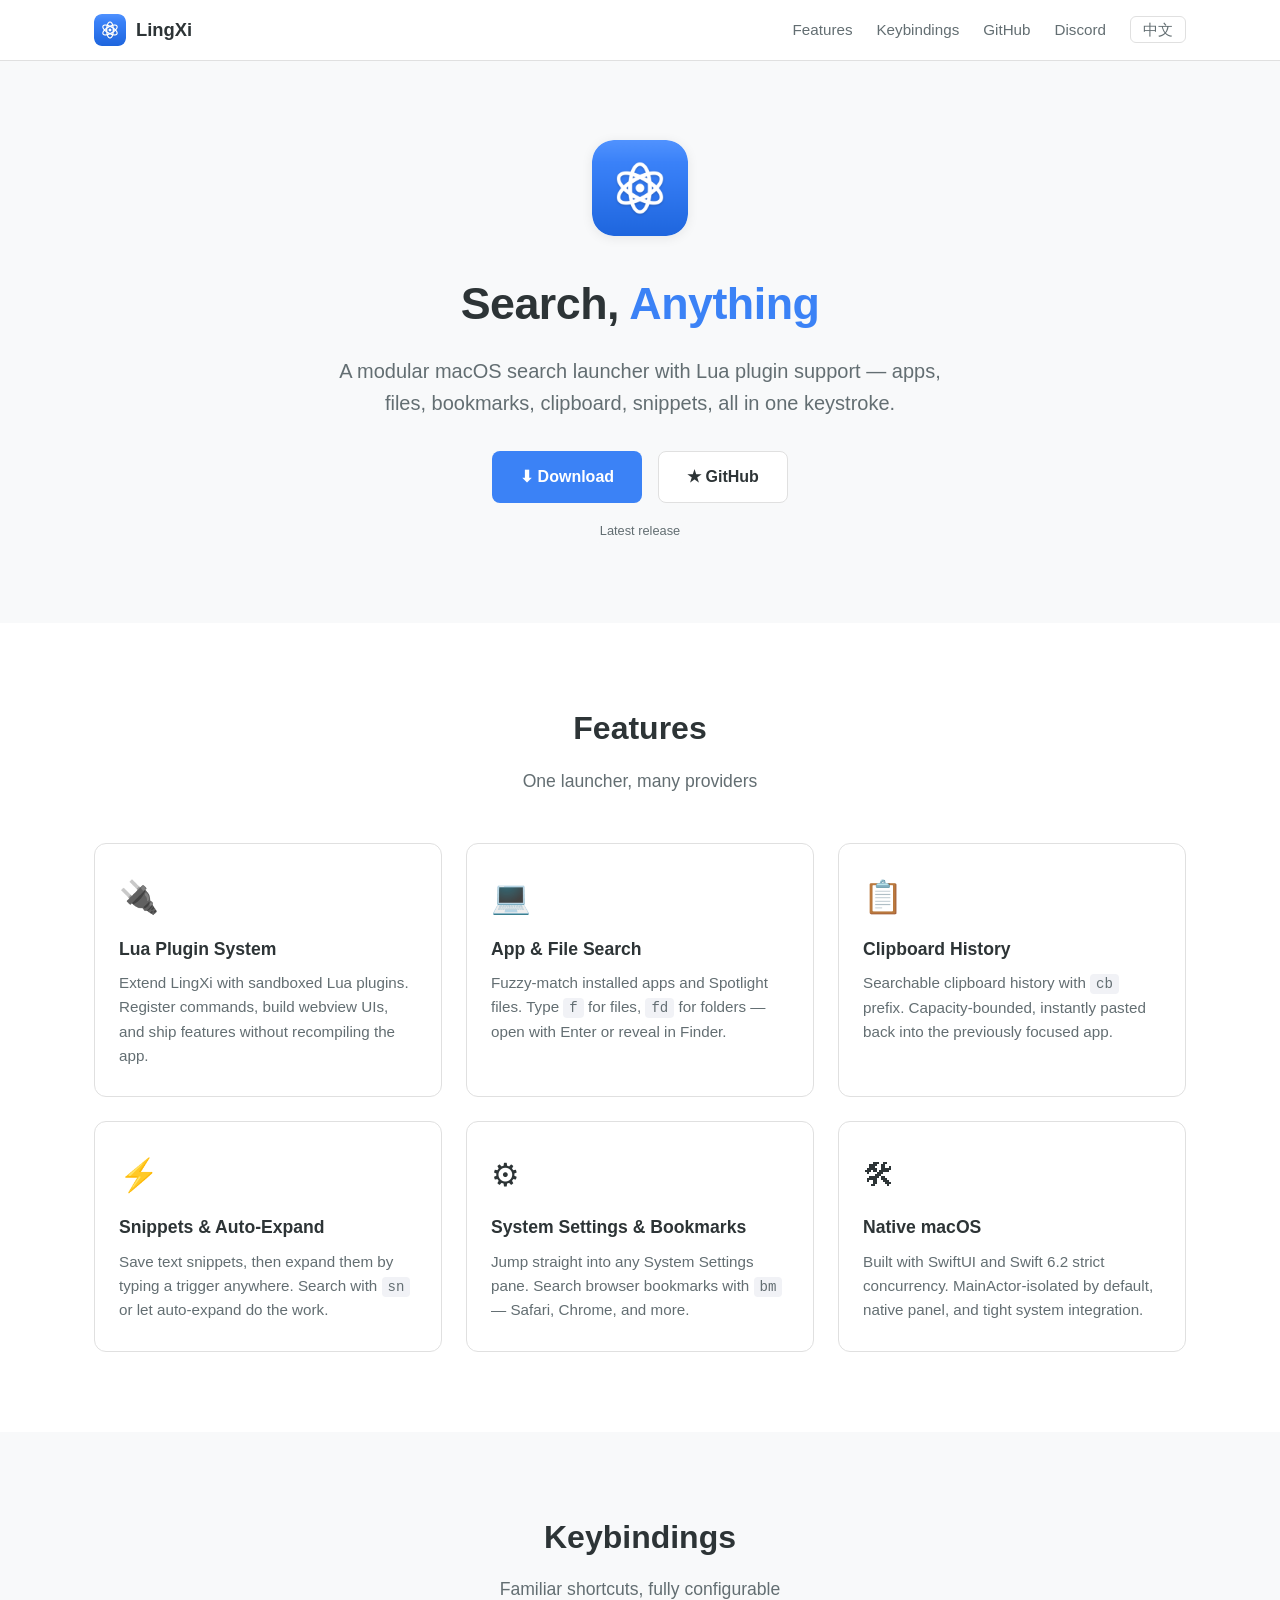
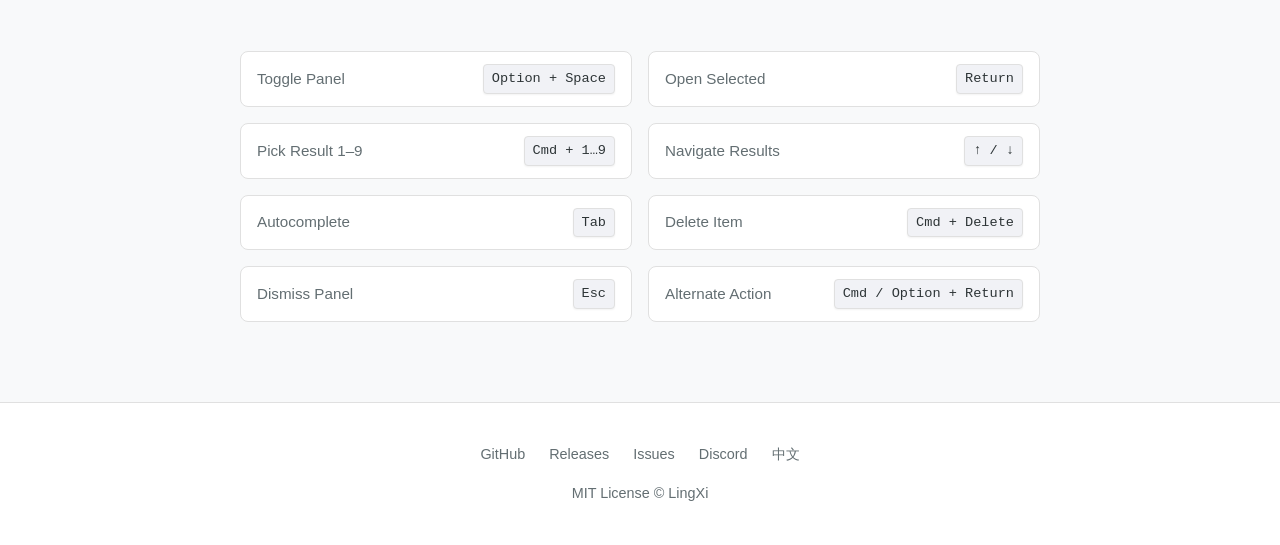
<file: site/index.html>
<!DOCTYPE html>
<html lang="en">
<head>
  <meta charset="UTF-8" />
  <meta name="viewport" content="width=device-width, initial-scale=1.0" />
  <title>LingXi — Modular macOS Search Launcher with Lua Plugins</title>
  <meta name="description" content="A modular macOS search launcher with Lua plugin support. Apps, files, bookmarks, clipboard history, snippets, and more — all in one keystroke." />
  <link rel="icon" href="images/icon.png" />
  <link rel="canonical" href="https://airead.github.io/LingXi/" />
  <link rel="alternate" hreflang="zh" href="https://airead.github.io/LingXi/zh/" />
  <link rel="alternate" hreflang="en" href="https://airead.github.io/LingXi/" />
  <!-- Open Graph -->
  <meta property="og:type" content="website" />
  <meta property="og:title" content="LingXi — Modular macOS Search Launcher with Lua Plugins" />
  <meta property="og:description" content="A modular macOS search launcher with Lua plugin support. Apps, files, bookmarks, clipboard history, snippets, and more — all in one keystroke." />
  <meta property="og:image" content="https://airead.github.io/LingXi/images/icon.png" />
  <meta property="og:url" content="https://airead.github.io/LingXi/" />
  <meta property="og:locale" content="en" />
  <meta property="og:locale:alternate" content="zh_CN" />
  <!-- Twitter Card -->
  <meta name="twitter:card" content="summary" />
  <meta name="twitter:title" content="LingXi — Modular macOS Search Launcher with Lua Plugins" />
  <meta name="twitter:description" content="Modular macOS search launcher. Apps, files, bookmarks, clipboard, snippets, and Lua plugins." />
  <meta name="twitter:image" content="https://airead.github.io/LingXi/images/icon.png" />
  <!-- Structured Data -->
  <script type="application/ld+json">
  {
    "@context": "https://schema.org",
    "@type": "SoftwareApplication",
    "name": "LingXi",
    "operatingSystem": "macOS",
    "applicationCategory": "DeveloperApplication",
    "description": "A modular macOS search launcher with Lua plugin support.",
    "url": "https://airead.github.io/LingXi/",
    "offers": {
      "@type": "Offer",
      "price": "0",
      "priceCurrency": "USD"
    },
    "license": "https://opensource.org/licenses/MIT"
  }
  </script>
  <link rel="stylesheet" href="css/style.css" />
</head>
<body>

<!-- ========== Header ========== -->
<header class="site-header">
  <nav class="nav container">
    <a class="nav-brand" href="./">
      <img src="images/icon.png" alt="LingXi icon" />
      LingXi
    </a>
    <ul class="nav-links">
      <li><a href="#features" class="nav-link-text">Features</a></li>
      <li><a href="#keybindings" class="nav-link-text">Keybindings</a></li>
      <li><a href="https://github.com/Airead/LingXi" target="_blank">GitHub</a></li>
      <li><a href="https://discord.gg/a5HzmNMC7P" target="_blank">Discord</a></li>
      <li><a href="zh/" class="lang-switch">中文</a></li>
    </ul>
  </nav>
</header>

<!-- ========== Hero ========== -->
<section class="hero">
  <div class="container">
    <img src="images/icon.png" alt="LingXi" class="hero-icon" />
    <h1>Search, <span>Anything</span></h1>
    <p class="tagline">A modular macOS search launcher with Lua plugin support — apps, files, bookmarks, clipboard, snippets, all in one keystroke.</p>
    <div class="hero-buttons">
      <a id="download-btn" href="https://github.com/Airead/LingXi/releases/latest" class="btn btn-primary">
        &#11015; Download
      </a>
      <a href="https://github.com/Airead/LingXi" class="btn btn-secondary" target="_blank">
        &#9733; GitHub
      </a>
    </div>
    <span id="version-badge" class="version-badge">Latest release</span>
  </div>
</section>

<!-- ========== Features ========== -->
<section id="features">
  <div class="container">
    <h2 class="section-title fade-in">Features</h2>
    <p class="section-subtitle fade-in">One launcher, many providers</p>
    <div class="features-grid">

      <div class="feature-card fade-in">
        <div class="feature-icon">&#128268;</div>
        <h3>Lua Plugin System</h3>
        <p>Extend LingXi with sandboxed Lua plugins. Register commands, build webview UIs, and ship features without recompiling the app.</p>
      </div>

      <div class="feature-card fade-in">
        <div class="feature-icon">&#128187;</div>
        <h3>App &amp; File Search</h3>
        <p>Fuzzy-match installed apps and Spotlight files. Type <code>f</code> for files, <code>fd</code> for folders — open with Enter or reveal in Finder.</p>
      </div>

      <div class="feature-card fade-in">
        <div class="feature-icon">&#128203;</div>
        <h3>Clipboard History</h3>
        <p>Searchable clipboard history with <code>cb</code> prefix. Capacity-bounded, instantly pasted back into the previously focused app.</p>
      </div>

      <div class="feature-card fade-in">
        <div class="feature-icon">&#9889;</div>
        <h3>Snippets &amp; Auto-Expand</h3>
        <p>Save text snippets, then expand them by typing a trigger anywhere. Search with <code>sn</code> or let auto-expand do the work.</p>
      </div>

      <div class="feature-card fade-in">
        <div class="feature-icon">&#9881;</div>
        <h3>System Settings &amp; Bookmarks</h3>
        <p>Jump straight into any System Settings pane. Search browser bookmarks with <code>bm</code> — Safari, Chrome, and more.</p>
      </div>

      <div class="feature-card fade-in">
        <div class="feature-icon">&#128736;</div>
        <h3>Native macOS</h3>
        <p>Built with SwiftUI and Swift 6.2 strict concurrency. MainActor-isolated by default, native panel, and tight system integration.</p>
      </div>

    </div>
  </div>
</section>

<!-- ========== Keybindings ========== -->
<section id="keybindings">
  <div class="container">
    <h2 class="section-title fade-in">Keybindings</h2>
    <p class="section-subtitle fade-in">Familiar shortcuts, fully configurable</p>
    <div class="keybinding-grid fade-in">
      <div class="keybinding-item">
        <span>Toggle Panel</span>
        <kbd>Option + Space</kbd>
      </div>
      <div class="keybinding-item">
        <span>Open Selected</span>
        <kbd>Return</kbd>
      </div>
      <div class="keybinding-item">
        <span>Pick Result 1–9</span>
        <kbd>Cmd + 1…9</kbd>
      </div>
      <div class="keybinding-item">
        <span>Navigate Results</span>
        <kbd>&uarr; / &darr;</kbd>
      </div>
      <div class="keybinding-item">
        <span>Autocomplete</span>
        <kbd>Tab</kbd>
      </div>
      <div class="keybinding-item">
        <span>Delete Item</span>
        <kbd>Cmd + Delete</kbd>
      </div>
      <div class="keybinding-item">
        <span>Dismiss Panel</span>
        <kbd>Esc</kbd>
      </div>
      <div class="keybinding-item">
        <span>Alternate Action</span>
        <kbd>Cmd / Option + Return</kbd>
      </div>
    </div>
  </div>
</section>

<!-- ========== Footer ========== -->
<footer class="site-footer">
  <div class="container">
    <ul class="footer-links">
      <li><a href="https://github.com/Airead/LingXi" target="_blank">GitHub</a></li>
      <li><a href="https://github.com/Airead/LingXi/releases" target="_blank">Releases</a></li>
      <li><a href="https://github.com/Airead/LingXi/issues" target="_blank">Issues</a></li>
      <li><a href="https://discord.gg/a5HzmNMC7P" target="_blank">Discord</a></li>
      <li><a href="zh/">中文</a></li>
    </ul>
    <p>MIT License &copy; LingXi</p>
  </div>
</footer>

<script src="js/main.js"></script>
</body>
</html>
</file>
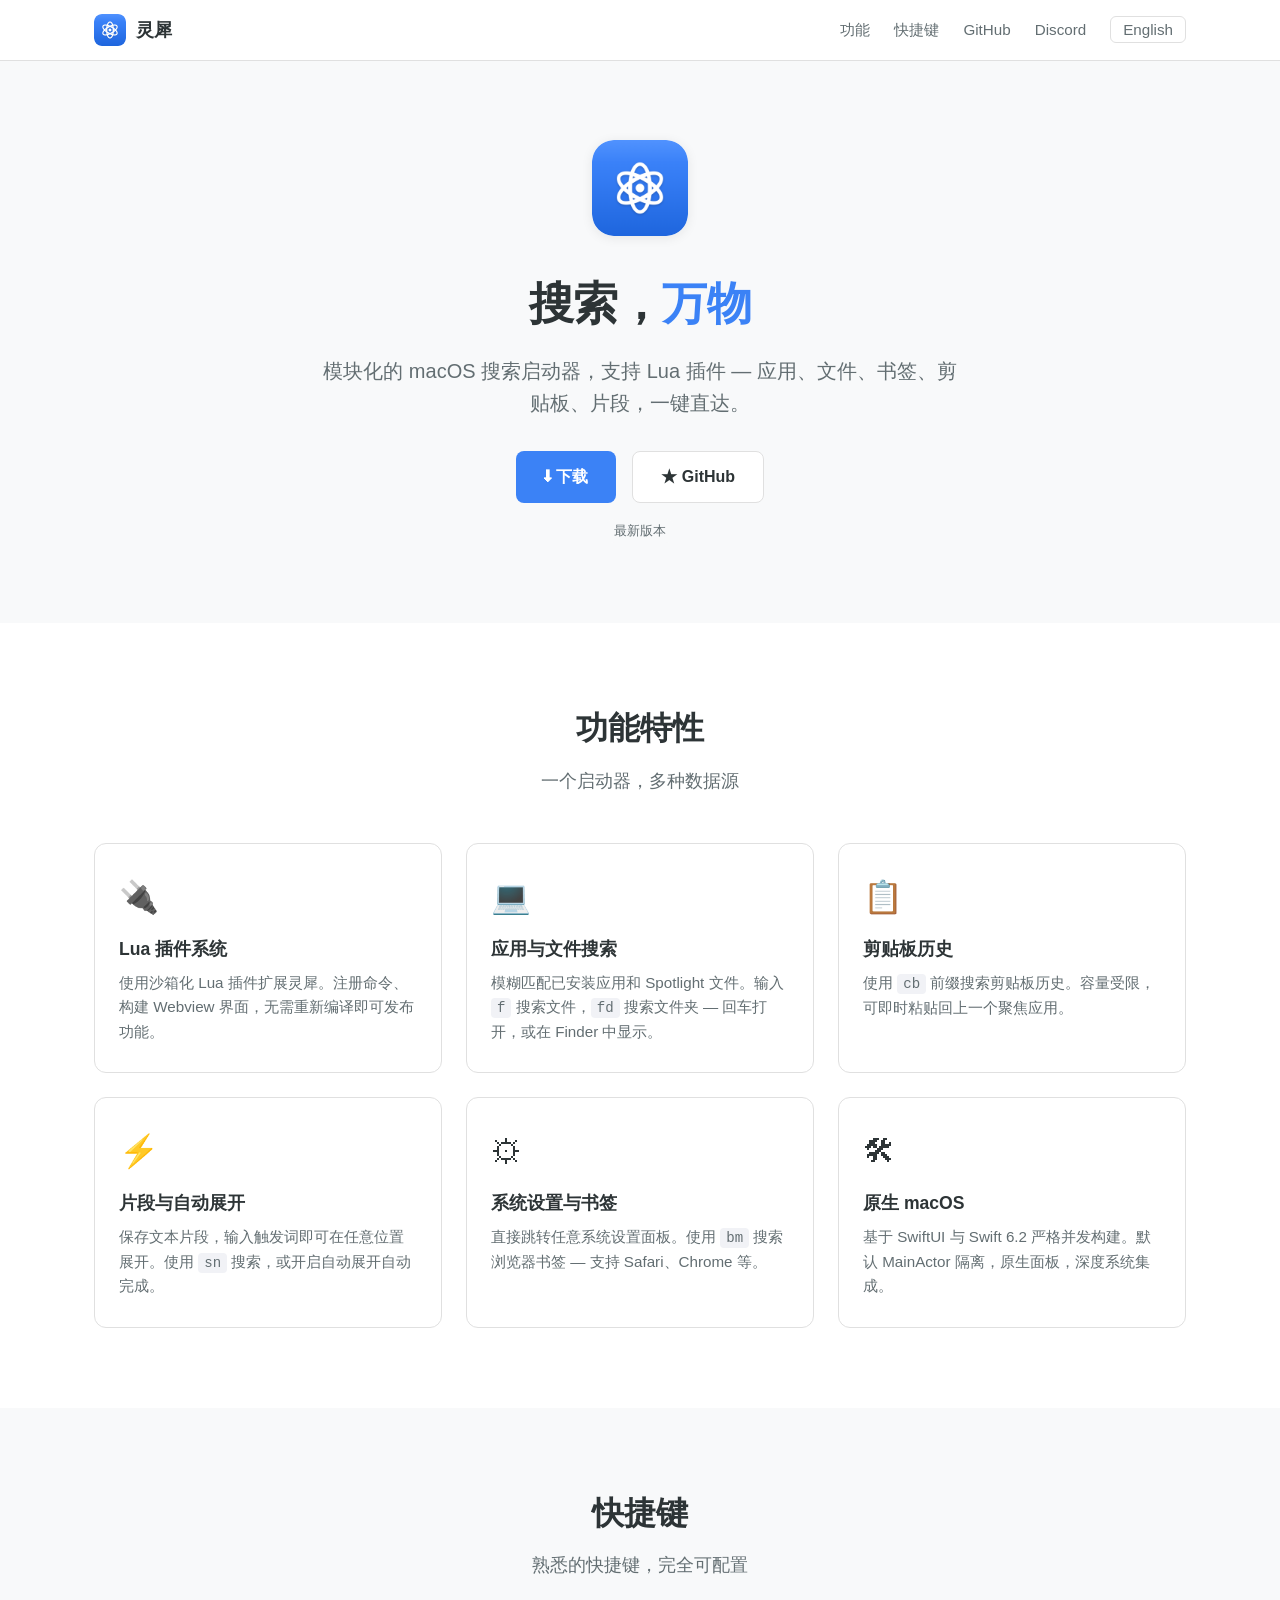
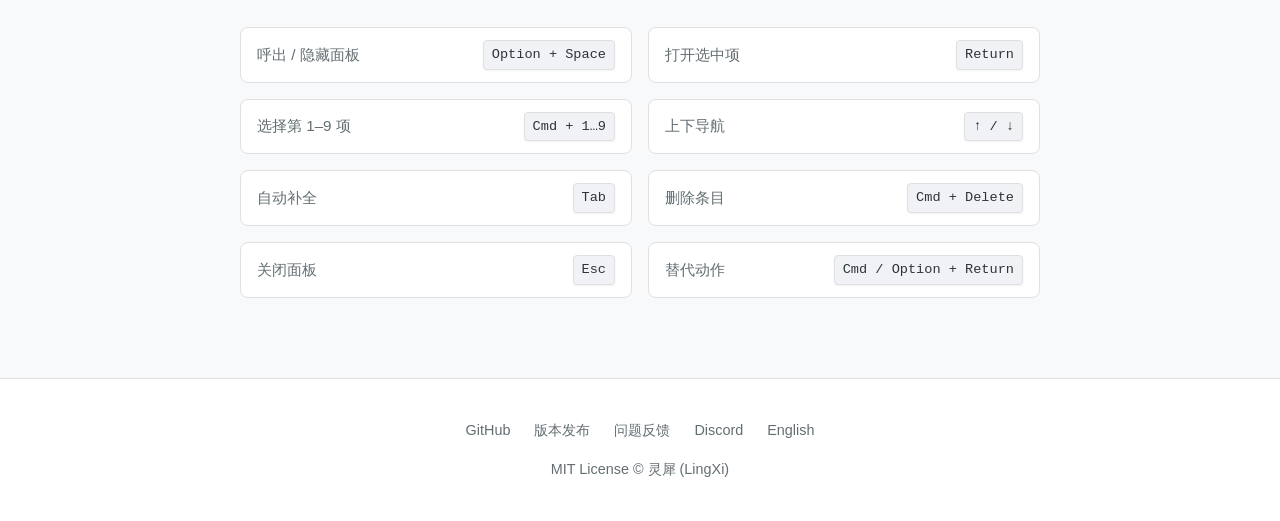
<file: site/zh/index.html>
<!DOCTYPE html>
<html lang="zh-CN">
<head>
  <meta charset="UTF-8" />
  <meta name="viewport" content="width=device-width, initial-scale=1.0" />
  <title>灵犀 — 模块化 macOS 搜索启动器，支持 Lua 插件</title>
  <meta name="description" content="模块化的 macOS 搜索启动器，支持 Lua 插件扩展。应用、文件、书签、剪贴板、片段，一键直达。" />
  <link rel="icon" href="../images/icon.png" />
  <link rel="canonical" href="https://airead.github.io/LingXi/zh/" />
  <link rel="alternate" hreflang="zh" href="https://airead.github.io/LingXi/zh/" />
  <link rel="alternate" hreflang="en" href="https://airead.github.io/LingXi/" />
  <!-- Open Graph -->
  <meta property="og:type" content="website" />
  <meta property="og:title" content="灵犀 — 模块化 macOS 搜索启动器，支持 Lua 插件" />
  <meta property="og:description" content="模块化的 macOS 搜索启动器，支持 Lua 插件扩展。应用、文件、书签、剪贴板、片段，一键直达。" />
  <meta property="og:image" content="https://airead.github.io/LingXi/images/icon.png" />
  <meta property="og:url" content="https://airead.github.io/LingXi/zh/" />
  <meta property="og:locale" content="zh_CN" />
  <meta property="og:locale:alternate" content="en" />
  <!-- Twitter Card -->
  <meta name="twitter:card" content="summary" />
  <meta name="twitter:title" content="灵犀 — 模块化 macOS 搜索启动器，支持 Lua 插件" />
  <meta name="twitter:description" content="模块化的 macOS 搜索启动器。应用、文件、书签、剪贴板、片段、Lua 插件。" />
  <meta name="twitter:image" content="https://airead.github.io/LingXi/images/icon.png" />
  <!-- Structured Data -->
  <script type="application/ld+json">
  {
    "@context": "https://schema.org",
    "@type": "SoftwareApplication",
    "name": "灵犀 (LingXi)",
    "operatingSystem": "macOS",
    "applicationCategory": "DeveloperApplication",
    "description": "模块化的 macOS 搜索启动器，支持 Lua 插件扩展。",
    "url": "https://airead.github.io/LingXi/zh/",
    "offers": {
      "@type": "Offer",
      "price": "0",
      "priceCurrency": "USD"
    },
    "license": "https://opensource.org/licenses/MIT"
  }
  </script>
  <link rel="stylesheet" href="../css/style.css" />
</head>
<body>

<!-- ========== Header ========== -->
<header class="site-header">
  <nav class="nav container">
    <a class="nav-brand" href="./">
      <img src="../images/icon.png" alt="灵犀图标" />
      灵犀
    </a>
    <ul class="nav-links">
      <li><a href="#features" class="nav-link-text">功能</a></li>
      <li><a href="#keybindings" class="nav-link-text">快捷键</a></li>
      <li><a href="https://github.com/Airead/LingXi" target="_blank">GitHub</a></li>
      <li><a href="https://discord.gg/a5HzmNMC7P" target="_blank">Discord</a></li>
      <li><a href="../" class="lang-switch">English</a></li>
    </ul>
  </nav>
</header>

<!-- ========== Hero ========== -->
<section class="hero">
  <div class="container">
    <img src="../images/icon.png" alt="灵犀" class="hero-icon" />
    <h1>搜索，<span>万物</span></h1>
    <p class="tagline">模块化的 macOS 搜索启动器，支持 Lua 插件 — 应用、文件、书签、剪贴板、片段，一键直达。</p>
    <div class="hero-buttons">
      <a id="download-btn" href="https://github.com/Airead/LingXi/releases/latest" class="btn btn-primary">
        &#11015; 下载
      </a>
      <a href="https://github.com/Airead/LingXi" class="btn btn-secondary" target="_blank">
        &#9733; GitHub
      </a>
    </div>
    <span id="version-badge" class="version-badge">最新版本</span>
  </div>
</section>

<!-- ========== Features ========== -->
<section id="features">
  <div class="container">
    <h2 class="section-title fade-in">功能特性</h2>
    <p class="section-subtitle fade-in">一个启动器，多种数据源</p>
    <div class="features-grid">

      <div class="feature-card fade-in">
        <div class="feature-icon">&#128268;</div>
        <h3>Lua 插件系统</h3>
        <p>使用沙箱化 Lua 插件扩展灵犀。注册命令、构建 Webview 界面，无需重新编译即可发布功能。</p>
      </div>

      <div class="feature-card fade-in">
        <div class="feature-icon">&#128187;</div>
        <h3>应用与文件搜索</h3>
        <p>模糊匹配已安装应用和 Spotlight 文件。输入 <code>f</code> 搜索文件，<code>fd</code> 搜索文件夹 — 回车打开，或在 Finder 中显示。</p>
      </div>

      <div class="feature-card fade-in">
        <div class="feature-icon">&#128203;</div>
        <h3>剪贴板历史</h3>
        <p>使用 <code>cb</code> 前缀搜索剪贴板历史。容量受限，可即时粘贴回上一个聚焦应用。</p>
      </div>

      <div class="feature-card fade-in">
        <div class="feature-icon">&#9889;</div>
        <h3>片段与自动展开</h3>
        <p>保存文本片段，输入触发词即可在任意位置展开。使用 <code>sn</code> 搜索，或开启自动展开自动完成。</p>
      </div>

      <div class="feature-card fade-in">
        <div class="feature-icon">&#9881;</div>
        <h3>系统设置与书签</h3>
        <p>直接跳转任意系统设置面板。使用 <code>bm</code> 搜索浏览器书签 — 支持 Safari、Chrome 等。</p>
      </div>

      <div class="feature-card fade-in">
        <div class="feature-icon">&#128736;</div>
        <h3>原生 macOS</h3>
        <p>基于 SwiftUI 与 Swift 6.2 严格并发构建。默认 MainActor 隔离，原生面板，深度系统集成。</p>
      </div>

    </div>
  </div>
</section>

<!-- ========== Keybindings ========== -->
<section id="keybindings">
  <div class="container">
    <h2 class="section-title fade-in">快捷键</h2>
    <p class="section-subtitle fade-in">熟悉的快捷键，完全可配置</p>
    <div class="keybinding-grid fade-in">
      <div class="keybinding-item">
        <span>呼出 / 隐藏面板</span>
        <kbd>Option + Space</kbd>
      </div>
      <div class="keybinding-item">
        <span>打开选中项</span>
        <kbd>Return</kbd>
      </div>
      <div class="keybinding-item">
        <span>选择第 1–9 项</span>
        <kbd>Cmd + 1…9</kbd>
      </div>
      <div class="keybinding-item">
        <span>上下导航</span>
        <kbd>&uarr; / &darr;</kbd>
      </div>
      <div class="keybinding-item">
        <span>自动补全</span>
        <kbd>Tab</kbd>
      </div>
      <div class="keybinding-item">
        <span>删除条目</span>
        <kbd>Cmd + Delete</kbd>
      </div>
      <div class="keybinding-item">
        <span>关闭面板</span>
        <kbd>Esc</kbd>
      </div>
      <div class="keybinding-item">
        <span>替代动作</span>
        <kbd>Cmd / Option + Return</kbd>
      </div>
    </div>
  </div>
</section>

<!-- ========== Footer ========== -->
<footer class="site-footer">
  <div class="container">
    <ul class="footer-links">
      <li><a href="https://github.com/Airead/LingXi" target="_blank">GitHub</a></li>
      <li><a href="https://github.com/Airead/LingXi/releases" target="_blank">版本发布</a></li>
      <li><a href="https://github.com/Airead/LingXi/issues" target="_blank">问题反馈</a></li>
      <li><a href="https://discord.gg/a5HzmNMC7P" target="_blank">Discord</a></li>
      <li><a href="../">English</a></li>
    </ul>
    <p>MIT License &copy; 灵犀 (LingXi)</p>
  </div>
</footer>

<script src="../js/main.js"></script>
</body>
</html>
</file>
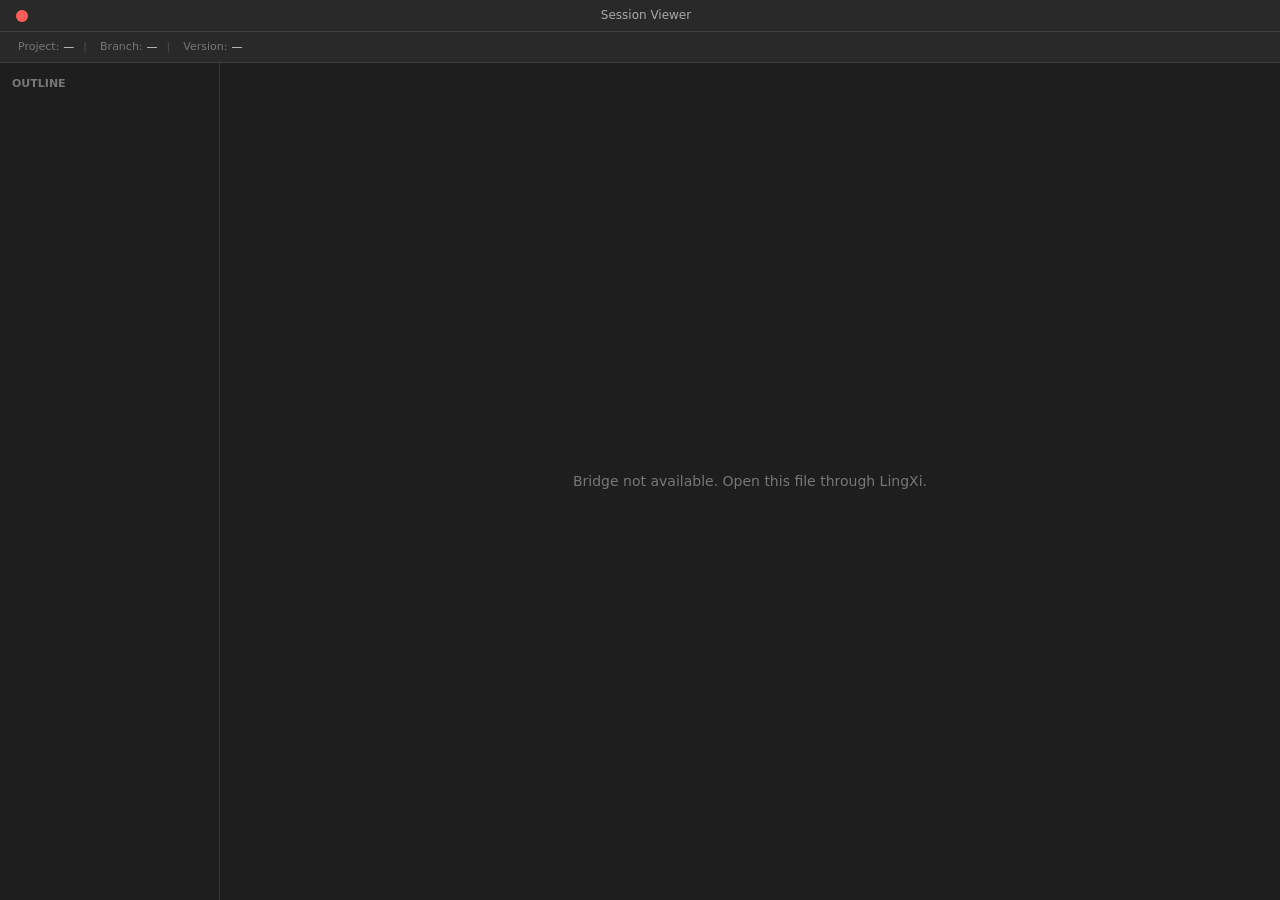
<file: plugins/cc-sessions/viewer.html>
<!DOCTYPE html>
<html lang="en">
<head>
<meta charset="UTF-8">
<meta name="viewport" content="width=device-width, initial-scale=1.0">
<title>Session Viewer</title>

<script src="vendor/marked.min.js"></script>
<link rel="stylesheet" href="vendor/github-dark.min.css">
<script src="vendor/highlight.min.js"></script>
<script src="viewer.js"></script>

<style>
  /* CSS Variables - Fixed Dark Theme */
  :root {
    --outline-width: 220px;
    --bg-primary: #1e1e1e;
    --bg-secondary: rgba(255, 255, 255, 0.05);
    --bg-user-msg: rgba(59, 130, 246, 0.12);
    --bg-tool-block: rgba(255, 255, 255, 0.06);
    --bg-tool-expanded: rgba(255, 255, 255, 0.04);
    --bg-thinking: rgba(168, 85, 247, 0.08);
    --text-primary: #e0e0e0;
    --text-secondary: #aaaaaa;
    --text-muted: #777777;
    --text-tool-label: #999999;
    --text-tool-detail: #777777;
    --border-color: rgba(255, 255, 255, 0.1);
    --outline-active-bg: rgba(99, 102, 241, 0.2);
    --outline-active-border: #818cf8;
    --code-bg: rgba(255, 255, 255, 0.1);
    --copy-btn-bg: rgba(99, 102, 241, 0.15);
    --copy-btn-color: #a5b4fc;
    --expand-arrow: #555555;
    --badge-user: #3b82f6;
    --badge-assistant: #e08a6d;
    --scrollbar-thumb: rgba(255, 255, 255, 0.15);
    --scrollbar-track: transparent;
    --pre-bg: #0d1117;
    --pre-text: #c9d1d9;
  }

  * { margin: 0; padding: 0; box-sizing: border-box; }

  html, body {
    height: 100%;
    font-family: -apple-system, BlinkMacSystemFont, "Segoe UI", system-ui, sans-serif;
    font-size: 13px;
    line-height: 1.6;
    color: var(--text-primary);
    background: var(--bg-primary);
  }

  .app {
    display: flex;
    flex-direction: column;
    height: 100vh;
    position: relative;
    overflow: hidden;
  }

  /* Title bar */
  .titlebar {
    display: flex;
    align-items: center;
    padding: 0 16px;
    height: 32px;
    background: var(--bg-secondary);
    border-bottom: 1px solid var(--border-color);
    font-size: 12px;
    flex-shrink: 0;
    user-select: none;
    -webkit-user-select: none;
  }
  .titlebar-title {
    flex: 1;
    text-align: center;
    color: var(--text-secondary);
    font-weight: 500;
    overflow: hidden;
    text-overflow: ellipsis;
    white-space: nowrap;
    padding: 0 20px;
  }
  .titlebar-close {
    width: 12px;
    height: 12px;
    border: none;
    background: #ff5f57;
    border-radius: 50%;
    cursor: pointer;
    padding: 0;
    flex-shrink: 0;
    position: relative;
  }
  .titlebar-close::before {
    content: '×';
    position: absolute;
    inset: 0;
    font-size: 10px;
    line-height: 12px;
    text-align: center;
    color: transparent;
    font-weight: bold;
  }
  .titlebar-close:hover::before {
    color: rgba(0, 0, 0, 0.6);
  }

  /* Info bar */
  .info-bar {
    display: flex;
    align-items: center;
    gap: 4px;
    padding: 6px 12px;
    background: var(--bg-secondary);
    border-bottom: 1px solid var(--border-color);
    font-size: 11px;
    flex-shrink: 0;
    overflow-x: auto;
    white-space: nowrap;
  }
  .info-bar .label { color: var(--text-muted); margin-left: 6px; }
  .info-bar .value { color: var(--text-primary); font-weight: 500; margin-right: 2px; }
  .info-bar .sep { color: var(--text-muted); margin: 0 3px; opacity: 0.5; }
  .parent-link {
    color: var(--copy-btn-color);
    text-decoration: none;
    font-weight: 500;
    font-size: 12px;
    cursor: pointer;
    transition: opacity 0.15s;
  }
  .parent-link:hover { opacity: 0.8; text-decoration: underline; }

  /* Main content layout */
  .main-content {
    display: flex;
    flex: 1;
    min-height: 0;
    position: relative;
  }

  /* Outline */
  .outline {
    width: var(--outline-width);
    min-width: var(--outline-width);
    border-right: 1px solid var(--border-color);
    overflow-y: auto;
    padding: 8px 0;
    flex-shrink: 0;
    background: var(--bg-primary);
  }
  .outline-title {
    padding: 4px 12px;
    font-size: 11px;
    color: var(--text-muted);
    text-transform: uppercase;
    font-weight: 600;
    margin-bottom: 4px;
  }
  .outline-item {
    padding: 6px 12px 6px 20px;
    font-size: 12px;
    line-height: 1.4;
    color: var(--text-muted);
    cursor: pointer;
    overflow: hidden;
    text-overflow: ellipsis;
    white-space: nowrap;
    border-left: 2px solid transparent;
    transition: background 0.15s, border-color 0.15s;
    position: relative;
  }
  .outline-item::before {
    content: "";
    position: absolute;
    left: 8px;
    top: 50%;
    transform: translateY(-50%);
    width: 6px;
    height: 6px;
    border-radius: 50%;
    background: var(--badge-user);
  }
  .outline-item.outline-assistant::before {
    background: var(--badge-assistant);
  }
  .outline-item:hover {
    background: var(--bg-secondary);
  }
  .outline-item.active {
    background: var(--outline-active-bg);
    border-left-color: var(--outline-active-border);
    color: var(--text-primary);
  }
  .outline-item.outline-assistant {
    color: var(--text-secondary);
  }

  /* Conversation */
  .conversation {
    flex: 1;
    overflow-y: auto;
    padding: 16px 20px;
    min-width: 0;
    background: var(--bg-primary);
  }

  /* Scrollbars */
  .outline::-webkit-scrollbar,
  .conversation::-webkit-scrollbar {
    width: 6px;
  }
  .outline::-webkit-scrollbar-thumb,
  .conversation::-webkit-scrollbar-thumb {
    background: var(--scrollbar-thumb);
    border-radius: 3px;
  }
  .outline::-webkit-scrollbar-track,
  .conversation::-webkit-scrollbar-track {
    background: var(--scrollbar-track);
  }

  /* Message Turn */
  .turn {
    margin-bottom: 20px;
    position: relative;
  }
  .turn-header {
    display: flex;
    align-items: center;
    gap: 8px;
    margin-bottom: 6px;
  }
  .badge {
    color: white;
    font-size: 11px;
    padding: 2px 8px;
    border-radius: 10px;
    font-weight: 600;
  }
  .badge-user { background: var(--badge-user); }
  .badge-assistant { background: var(--badge-assistant); }
  .timestamp {
    color: var(--text-secondary);
    font-size: 11px;
  }

  /* User content */
  .user-content {
    padding: 10px 14px;
    background: var(--bg-user-msg);
    border-radius: 8px;
    line-height: 1.6;
    white-space: pre-wrap;
    word-break: break-word;
    color: var(--text-primary);
  }

  /* Assistant text */
  .assistant-text {
    padding: 8px 12px;
    line-height: 1.6;
    word-break: break-word;
    color: var(--text-primary);
  }
  .assistant-text p { margin-bottom: 0.5em; }
  .assistant-text p:last-child { margin-bottom: 0; }
  .assistant-text > *:last-child { margin-bottom: 0; }
  .assistant-text ul, .assistant-text ol { padding-left: 1.5em; margin-bottom: 0.5em; }
  .assistant-text li { margin-bottom: 0.25em; }
  .assistant-text code {
    background: var(--code-bg);
    padding: 1px 4px;
    border-radius: 3px;
    font-size: 0.9em;
    font-family: "SF Mono", Menlo, Consolas, monospace;
  }
  .assistant-text pre {
    background: var(--pre-bg);
    color: var(--pre-text);
    padding: 12px 14px;
    border-radius: 6px;
    overflow-x: auto;
    margin: 10px 0;
  }
  .assistant-text pre code {
    background: none;
    padding: 0;
    font-size: 12px;
    line-height: 1.5;
  }
  .assistant-text blockquote {
    border-left: 3px solid var(--border-color);
    padding-left: 12px;
    margin: 8px 0;
    color: var(--text-secondary);
  }
  .assistant-text h1, .assistant-text h2, .assistant-text h3,
  .assistant-text h4, .assistant-text h5, .assistant-text h6 {
    margin: 16px 0 8px 0;
    font-weight: 600;
  }
  .assistant-text h1 { font-size: 1.5em; }
  .assistant-text h2 { font-size: 1.3em; }
  .assistant-text h3 { font-size: 1.15em; }
  .assistant-text table {
    border-collapse: collapse;
    margin: 10px 0;
    width: 100%;
  }
  .assistant-text th, .assistant-text td {
    border: 1px solid var(--border-color);
    padding: 6px 10px;
    text-align: left;
  }
  .assistant-text th {
    background: var(--bg-secondary);
    font-weight: 600;
  }

  /* Tool Block */
  .tool-block {
    margin: 4px 0;
    border-radius: 5px;
    background: var(--bg-tool-block);
    overflow: hidden;
  }
  .tool-header {
    display: flex;
    align-items: center;
    gap: 8px;
    padding: 6px 12px;
    font-size: 12px;
    cursor: pointer;
    user-select: none;
    border-left: 3px solid var(--tool-border-color, #9ca3af);
  }
  .tool-header:hover { opacity: 0.85; }
  .tool-icon { flex-shrink: 0; font-size: 14px; }
  .tool-label { color: var(--text-tool-label); font-family: monospace; font-size: 11px; }
  .tool-detail {
    color: var(--text-tool-detail);
    font-size: 11px;
    overflow: hidden;
    text-overflow: ellipsis;
    white-space: nowrap;
    min-width: 0;
    flex: 1;
  }
  .tool-arrow {
    margin-left: auto;
    color: var(--expand-arrow);
    flex-shrink: 0;
    transition: transform 0.15s;
    font-size: 10px;
  }
  .tool-block.expanded .tool-arrow {
    transform: rotate(90deg);
  }
  .tool-body {
    display: none;
    padding: 10px 14px;
    font-size: 12px;
    background: var(--bg-tool-expanded);
    border-top: 1px solid var(--border-color);
    border-left: 3px solid var(--tool-border-color, #9ca3af);
  }
  .tool-block.expanded .tool-body {
    display: block;
  }
  .tool-body pre {
    white-space: pre-wrap;
    word-break: break-word;
    font-family: "SF Mono", Menlo, Consolas, monospace;
    font-size: 11px;
    line-height: 1.5;
    color: var(--text-primary);
    margin: 0;
    background: var(--pre-bg);
    padding: 8px 10px;
    border-radius: 4px;
  }
  .tool-section-label {
    font-size: 10px;
    font-weight: 600;
    text-transform: uppercase;
    color: var(--text-muted);
    margin-bottom: 4px;
    margin-top: 8px;
  }
  .tool-section-label:first-child { margin-top: 0; }

  /* Subagent tag */
  .subagent-tag {
    display: flex;
    align-items: center;
    justify-content: space-between;
    gap: 8px;
    padding: 6px 12px;
    background: var(--bg-tool-expanded);
    border-top: 1px solid var(--border-color);
    border-left: 3px solid var(--tool-border-color, #9ca3af);
    font-size: 12px;
  }
  .subagent-model {
    color: var(--text-secondary);
    font-weight: 500;
  }
  .subagent-link {
    padding: 2px 10px;
    background: var(--copy-btn-bg);
    border: none;
    border-radius: 4px;
    cursor: pointer;
    font-size: 11px;
    color: var(--copy-btn-color);
    font-family: inherit;
    transition: opacity 0.15s;
  }
  .subagent-link:hover { opacity: 0.85; }

  /* Copy Buttons */
  .copy-msg-btn {
    position: absolute;
    top: 0;
    right: 0;
    opacity: 0;
    transition: opacity 0.15s, color 0.15s;
    background: none;
    border: none;
    cursor: pointer;
    padding: 4px;
    line-height: 0;
    color: var(--text-muted);
    border-radius: 4px;
  }
  .turn:hover .copy-msg-btn { opacity: 0.4; }
  .turn:hover .copy-msg-btn:hover { opacity: 1; color: var(--copy-btn-color); background: var(--copy-btn-bg); }
  .copy-msg-btn.copied { opacity: 1; color: #4ade80; }
  .copy-msg-btn svg { width: 14px; height: 14px; }

  .copy-code-btn {
    position: absolute;
    top: 6px;
    right: 6px;
    padding: 2px 8px;
    background: var(--copy-btn-bg);
    border: none;
    border-radius: 4px;
    cursor: pointer;
    font-size: 11px;
    color: var(--copy-btn-color);
    font-family: inherit;
    opacity: 0;
    transition: opacity 0.15s;
  }
  .assistant-text pre:hover .copy-code-btn,
  .tool-body pre:hover .copy-code-btn { opacity: 1; }
  .copy-code-btn:hover { opacity: 0.85; }
  .copy-code-btn.copied { color: #4ade80; }

  /* Collapsible content */
  .collapsible {
    position: relative;
    max-height: calc(13px * 1.6 * 8);
    overflow: hidden;
    transition: max-height 0.3s ease;
  }
  .collapsible.expanded {
    max-height: none;
  }
  .collapsible::after {
    content: "";
    position: absolute;
    bottom: 0;
    left: 0;
    right: 0;
    height: 32px;
    background: linear-gradient(transparent, var(--bg-primary));
    pointer-events: none;
  }
  .collapsible.expanded::after {
    display: none;
  }
  .user-content.collapsible::after {
    background: linear-gradient(transparent, rgba(59, 130, 246, 0.12));
  }
  .show-more-btn {
    display: block;
    background: none;
    border: none;
    color: var(--copy-btn-color);
    font-size: 11px;
    cursor: pointer;
    padding: 4px 12px;
    opacity: 0.8;
    margin-top: 4px;
  }
  .show-more-btn:hover { opacity: 1; }

  /* Stats Dashboard */
  .stats-toggle {
    display: flex;
    align-items: center;
    padding: 6px 16px;
    background: var(--bg-secondary);
    border-bottom: 1px solid var(--border-color);
    cursor: pointer;
    font-size: 12px;
    color: var(--text-secondary);
    user-select: none;
    gap: 6px;
  }
  .stats-toggle:hover { background: var(--outline-active-bg); }
  .stats-toggle .arrow { transition: transform 0.2s; font-size: 10px; }
  .stats-toggle .arrow.open { transform: rotate(90deg); }
  .stats-toggle .summary { flex: 1; overflow: hidden; text-overflow: ellipsis; white-space: nowrap; }

  .stats-panel {
    display: none;
    padding: 12px 16px;
    background: var(--bg-secondary);
    border-bottom: 1px solid var(--border-color);
    overflow-y: auto;
    max-height: 300px;
  }
  .stats-panel.open { display: block; }

  .stats-grid {
    display: grid;
    grid-template-columns: 1fr 1fr;
    gap: 10px;
  }
  .stats-card {
    background: var(--bg-primary);
    border: 1px solid var(--border-color);
    border-radius: 8px;
    padding: 10px 12px;
  }
  .stats-card h4 {
    font-size: 11px;
    font-weight: 600;
    text-transform: uppercase;
    color: var(--text-muted);
    margin: 0 0 8px 0;
    letter-spacing: 0.5px;
  }
  .stats-row {
    display: flex;
    justify-content: space-between;
    font-size: 12px;
    padding: 2px 0;
    color: var(--text-secondary);
  }
  .stats-row .val { font-weight: 500; color: var(--text-primary); }

  .stats-bar-row {
    display: flex;
    align-items: center;
    gap: 8px;
    font-size: 11px;
    padding: 2px 0;
    color: var(--text-secondary);
  }
  .stats-bar-label { width: 80px; text-align: right; overflow: hidden; text-overflow: ellipsis; white-space: nowrap; }
  .stats-bar-track { flex: 1; height: 10px; background: var(--bg-secondary); border-radius: 3px; overflow: hidden; }
  .stats-bar-fill { display: block; height: 100%; border-radius: 3px; min-width: 2px; }
  .stats-bar-count { width: 32px; text-align: right; font-weight: 500; color: var(--text-primary); }

  .stats-list-item {
    display: flex;
    align-items: center;
    justify-content: space-between;
    gap: 6px;
    font-size: 11px;
    padding: 2px 0;
    color: var(--text-secondary);
  }
  .stats-list-item .name { overflow: hidden; text-overflow: ellipsis; white-space: nowrap; flex: 1; }
  .stats-list-item .count { font-weight: 500; color: var(--text-primary); margin-left: 8px; }
  .stats-list-item .item-right {
    display: flex;
    align-items: center;
    gap: 8px;
    flex-shrink: 0;
  }
  .stats-list-item .model {
    color: var(--text-muted);
    font-size: 10px;
    max-width: 120px;
    overflow: hidden;
    text-overflow: ellipsis;
    white-space: nowrap;
  }
  .stats-subagent-link {
    padding: 1px 8px;
    background: var(--copy-btn-bg);
    border: none;
    border-radius: 4px;
    cursor: pointer;
    font-size: 11px;
    color: var(--copy-btn-color);
    font-family: inherit;
    transition: opacity 0.15s;
  }
  .stats-subagent-link:hover { opacity: 0.85; }

  /* Thinking Toggle */
  .thinking-toggle {
    display: inline-flex;
    align-items: center;
    gap: 6px;
    margin: 4px 12px;
    padding: 4px 10px;
    font-size: 11px;
    color: var(--text-muted);
    cursor: pointer;
    border-radius: 4px;
    background: var(--bg-thinking);
    user-select: none;
  }
  .thinking-toggle:hover { opacity: 0.8; }
  .thinking-content {
    display: none;
    padding: 10px 14px;
    margin: 2px 12px 6px;
    font-size: 12px;
    color: var(--text-secondary);
    background: var(--bg-thinking);
    border-radius: 6px;
    white-space: pre-wrap;
    word-break: break-word;
    max-height: 300px;
    overflow-y: auto;
    line-height: 1.5;
  }
  .thinking-content.visible { display: block; }

  /* Tool type colors */
  .tool-read    { --tool-border-color: #f59e0b; }
  .tool-bash    { --tool-border-color: #10b981; }
  .tool-grep    { --tool-border-color: #6366f1; }
  .tool-edit    { --tool-border-color: #ef4444; }
  .tool-write   { --tool-border-color: #ec4899; }
  .tool-other   { --tool-border-color: #9ca3af; }

  /* Loading state */
  .loading {
    display: flex;
    align-items: center;
    justify-content: center;
    height: 100%;
    color: var(--text-muted);
    font-size: 14px;
  }

  /* Empty state */
  .empty-state {
    display: flex;
    align-items: center;
    justify-content: center;
    height: 100%;
    color: var(--text-muted);
    font-size: 14px;
    text-align: center;
    padding: 40px;
  }
</style>
</head>
<body>

<div class="app">
  <div class="titlebar" id="titlebar">
    <button class="titlebar-close" id="titlebar-close" title="Close (⌘W)"></button>
    <span class="titlebar-title" id="titlebar-title">Session Viewer</span>
  </div>
  <div class="info-bar" id="info-bar">
    <span class="label">Project:</span>
    <span class="value" id="info-project">—</span>
    <span class="sep">|</span>
    <span class="label">Branch:</span>
    <span class="value" id="info-branch">—</span>
    <span class="sep">|</span>
    <span class="label">Version:</span>
    <span class="value" id="info-version">—</span>
  </div>

  <div class="stats-toggle" id="stats-toggle" style="display:none;">
    <span class="arrow" id="stats-arrow">&#9654;</span>
    <span class="summary" id="stats-summary"></span>
  </div>
  <div class="stats-panel" id="stats-panel"></div>

  <div class="main-content">
    <div class="outline" id="outline">
      <div class="outline-title">Outline</div>
    </div>
    <div class="conversation" id="conversation">
      <div class="loading" id="loading-msg">Loading session...</div>
    </div>
  </div>
</div>

</body>
</html>
</file>
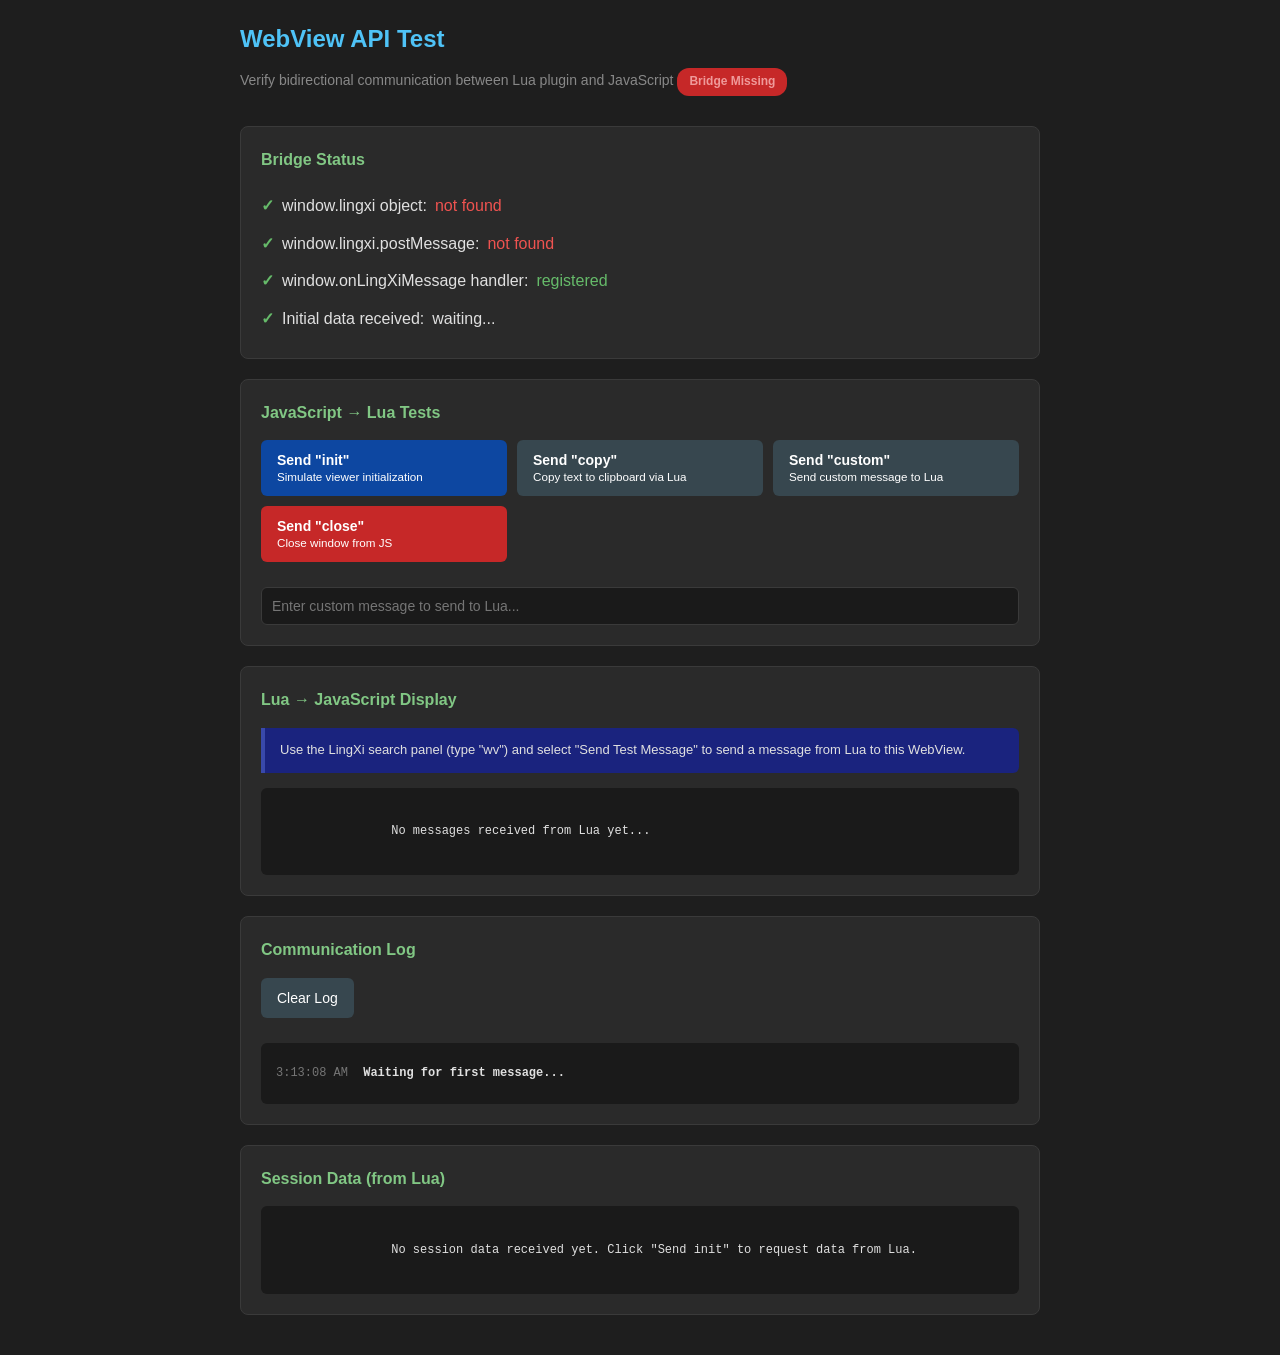
<file: plugins/webview-test/test.html>
<!DOCTYPE html>
<html lang="en">
<head>
    <meta charset="UTF-8">
    <meta name="viewport" content="width=device-width, initial-scale=1.0">
    <title>WebView API Test</title>
    <style>
        * {
            margin: 0;
            padding: 0;
            box-sizing: border-box;
        }

        body {
            font-family: -apple-system, BlinkMacSystemFont, 'Segoe UI', Roboto, sans-serif;
            background: #1e1e1e;
            color: #e0e0e0;
            line-height: 1.6;
            padding: 20px;
            min-height: 100vh;
        }

        .container {
            max-width: 800px;
            margin: 0 auto;
        }

        h1 {
            color: #4fc3f7;
            margin-bottom: 10px;
            font-size: 24px;
        }

        .subtitle {
            color: #888;
            margin-bottom: 30px;
            font-size: 14px;
        }

        .section {
            background: #2a2a2a;
            border-radius: 8px;
            padding: 20px;
            margin-bottom: 20px;
            border: 1px solid #3a3a3a;
        }

        .section h2 {
            color: #81c784;
            font-size: 16px;
            margin-bottom: 15px;
            display: flex;
            align-items: center;
            gap: 8px;
        }

        .status {
            display: inline-block;
            padding: 4px 12px;
            border-radius: 12px;
            font-size: 12px;
            font-weight: bold;
        }

        .status.ok {
            background: #2e7d32;
            color: #a5d6a7;
        }

        .status.error {
            background: #c62828;
            color: #ef9a9a;
        }

        .status.pending {
            background: #f57c00;
            color: #ffcc80;
        }

        .button-grid {
            display: grid;
            grid-template-columns: repeat(auto-fit, minmax(200px, 1fr));
            gap: 10px;
            margin-top: 15px;
        }

        button {
            background: #0d47a1;
            color: white;
            border: none;
            padding: 12px 16px;
            border-radius: 6px;
            cursor: pointer;
            font-size: 14px;
            transition: all 0.2s;
            text-align: left;
        }

        button:hover {
            background: #1565c0;
            transform: translateY(-1px);
        }

        button:active {
            transform: translateY(0);
        }

        button.secondary {
            background: #37474f;
        }

        button.secondary:hover {
            background: #455a64;
        }

        button.danger {
            background: #c62828;
        }

        button.danger:hover {
            background: #d32f2f;
        }

        .log-container {
            background: #1a1a1a;
            border-radius: 6px;
            padding: 15px;
            margin-top: 15px;
            max-height: 400px;
            overflow-y: auto;
            font-family: 'SF Mono', Monaco, 'Cascadia Code', monospace;
            font-size: 12px;
        }

        .log-entry {
            padding: 6px 0;
            border-bottom: 1px solid #2a2a2a;
            word-break: break-all;
        }

        .log-entry:last-child {
            border-bottom: none;
        }

        .log-time {
            color: #757575;
            margin-right: 8px;
        }

        .log-direction {
            font-weight: bold;
            margin-right: 8px;
        }

        .log-direction.js-to-lua {
            color: #4fc3f7;
        }

        .log-direction.lua-to-js {
            color: #81c784;
        }

        .log-direction.error {
            color: #ef5350;
        }

        .message-preview {
            background: #1a1a1a;
            border-radius: 6px;
            padding: 15px;
            margin-top: 15px;
            white-space: pre-wrap;
            word-break: break-all;
            font-family: 'SF Mono', Monaco, 'Cascadia Code', monospace;
            font-size: 12px;
            max-height: 200px;
            overflow-y: auto;
        }

        .info-box {
            background: #1a237e;
            border-left: 4px solid #3949ab;
            padding: 12px 15px;
            border-radius: 0 6px 6px 0;
            margin-top: 15px;
            font-size: 13px;
        }

        .feature-list {
            list-style: none;
            margin-top: 10px;
        }

        .feature-list li {
            padding: 6px 0;
            display: flex;
            align-items: center;
            gap: 8px;
        }

        .feature-list li::before {
            content: "✓";
            color: #66bb6a;
            font-weight: bold;
        }

        input[type="text"] {
            background: #1a1a1a;
            border: 1px solid #3a3a3a;
            color: #e0e0e0;
            padding: 10px;
            border-radius: 6px;
            width: 100%;
            margin-top: 10px;
            font-size: 14px;
        }

        input[type="text"]:focus {
            outline: none;
            border-color: #4fc3f7;
        }
    </style>
</head>
<body>
    <div class="container">
        <h1>WebView API Test</h1>
        <div class="subtitle">
            Verify bidirectional communication between Lua plugin and JavaScript
            <span id="bridge-status" class="status pending">Checking bridge...</span>
        </div>

        <!-- Bridge Status -->
        <div class="section">
            <h2>Bridge Status</h2>
            <ul class="feature-list">
                <li>window.lingxi object: <span id="lingxi-obj">checking...</span></li>
                <li>window.lingxi.postMessage: <span id="post-msg">checking...</span></li>
                <li>window.onLingXiMessage handler: <span id="on-msg">checking...</span></li>
                <li>Initial data received: <span id="init-data">waiting...</span></li>
            </ul>
        </div>

        <!-- JS to Lua Tests -->
        <div class="section">
            <h2>JavaScript → Lua Tests</h2>
            <div class="button-grid">
                <button onclick="sendInit()">
                    <strong>Send "init"</strong><br>
                    <small>Simulate viewer initialization</small>
                </button>
                <button onclick="sendCopy()" class="secondary">
                    <strong>Send "copy"</strong><br>
                    <small>Copy text to clipboard via Lua</small>
                </button>
                <button onclick="sendCustom()" class="secondary">
                    <strong>Send "custom"</strong><br>
                    <small>Send custom message to Lua</small>
                </button>
                <button onclick="sendClose()" class="danger">
                    <strong>Send "close"</strong><br>
                    <small>Close window from JS</small>
                </button>
            </div>
            <div style="margin-top: 15px;">
                <input type="text" id="custom-message" placeholder="Enter custom message to send to Lua...">
            </div>
        </div>

        <!-- Lua to JS Tests -->
        <div class="section">
            <h2>Lua → JavaScript Display</h2>
            <div class="info-box">
                Use the LingXi search panel (type "wv") and select "Send Test Message" to send a message from Lua to this WebView.
            </div>
            <div id="last-message" class="message-preview">
                No messages received from Lua yet...
            </div>
        </div>

        <!-- Communication Log -->
        <div class="section">
            <h2>Communication Log</h2>
            <button onclick="clearLog()" class="secondary" style="margin-bottom: 10px;">Clear Log</button>
            <div id="log" class="log-container">
                <div class="log-entry">
                    <span class="log-time" id="init-time"></span>
                    <span class="log-direction">Waiting for first message...</span>
                </div>
            </div>
        </div>

        <!-- Session Data Display -->
        <div class="section">
            <h2>Session Data (from Lua)</h2>
            <div id="session-data" class="message-preview">
                No session data received yet. Click "Send init" to request data from Lua.
            </div>
        </div>
    </div>

    <script>
        // State
        let messageLog = [];
        let initReceived = false;

        // Check bridge availability
        function checkBridge() {
            const status = document.getElementById('bridge-status');
            const lingxiObj = document.getElementById('lingxi-obj');
            const postMsg = document.getElementById('post-msg');
            const onMsg = document.getElementById('on-msg');

            if (typeof window.lingxi === 'object' && window.lingxi !== null) {
                lingxiObj.textContent = 'available';
                lingxiObj.style.color = '#66bb6a';
            } else {
                lingxiObj.textContent = 'not found';
                lingxiObj.style.color = '#ef5350';
            }

            if (typeof window.lingxi?.postMessage === 'function') {
                postMsg.textContent = 'available';
                postMsg.style.color = '#66bb6a';
            } else {
                postMsg.textContent = 'not found';
                postMsg.style.color = '#ef5350';
            }

            if (typeof window.onLingXiMessage === 'function') {
                onMsg.textContent = 'registered';
                onMsg.style.color = '#66bb6a';
            } else {
                onMsg.textContent = 'not set';
                onMsg.style.color = '#ef5350';
            }

            if (window.lingxi && window.lingxi.postMessage) {
                status.textContent = 'Bridge Ready';
                status.className = 'status ok';
            } else {
                status.textContent = 'Bridge Missing';
                status.className = 'status error';
            }
        }

        // Logging
        function log(direction, message) {
            const time = new Date().toLocaleTimeString();
            messageLog.push({ time, direction, message });

            const logContainer = document.getElementById('log');
            const entry = document.createElement('div');
            entry.className = 'log-entry';

            let directionClass = '';
            let directionText = '';
            if (direction === 'JS→Lua') {
                directionClass = 'js-to-lua';
                directionText = 'JS→Lua';
            } else if (direction === 'Lua→JS') {
                directionClass = 'lua-to-js';
                directionText = 'Lua→JS';
            } else {
                directionClass = 'error';
                directionText = direction;
            }

            const msgStr = typeof message === 'string' ? message : JSON.stringify(message, null, 2);
            entry.innerHTML = `<span class="log-time">${time}</span><span class="log-direction ${directionClass}">${directionText}</span>${msgStr.substring(0, 200)}${msgStr.length > 200 ? '...' : ''}`;

            // Remove initial placeholder if exists
            if (logContainer.children.length === 1 && logContainer.children[0].textContent.includes('Waiting')) {
                logContainer.innerHTML = '';
            }

            logContainer.appendChild(entry);
            logContainer.scrollTop = logContainer.scrollHeight;
        }

        function clearLog() {
            messageLog = [];
            document.getElementById('log').innerHTML = '<div class="log-entry"><span class="log-direction">Log cleared</span></div>';
        }

        // Message handlers
        function sendInit() {
            const msg = { action: 'init', filePath: 'test.html' };
            log('JS→Lua', msg);
            window.lingxi.postMessage(msg);
        }

        function sendCopy() {
            const msg = { action: 'copy', text: 'Hello from WebView! Copied at ' + new Date().toLocaleString() };
            log('JS→Lua', msg);
            window.lingxi.postMessage(msg);
        }

        function sendCustom() {
            const text = document.getElementById('custom-message').value || 'Empty message';
            const msg = { action: 'custom', payload: { message: text, timestamp: Date.now() } };
            log('JS→Lua', msg);
            window.lingxi.postMessage(msg);
        }

        function sendClose() {
            const msg = { action: 'close' };
            log('JS→Lua', msg);
            window.lingxi.postMessage(msg);
        }

        // Receive messages from Lua
        window.onLingXiMessage = function(data) {
            log('Lua→JS', data);

            try {
                const parsed = JSON.parse(data);

                // Update last message display
                document.getElementById('last-message').textContent = JSON.stringify(parsed, null, 2);

                // Handle session data
                if (parsed.action === 'session_data') {
                    initReceived = true;
                    document.getElementById('init-data').textContent = 'received';
                    document.getElementById('init-data').style.color = '#66bb6a';
                    document.getElementById('session-data').textContent = JSON.stringify(parsed, null, 2);
                }

                // Handle echo messages
                if (parsed.action === 'lua_message') {
                    const echoDiv = document.createElement('div');
                    echoDiv.style.marginTop = '10px';
                    echoDiv.style.padding = '10px';
                    echoDiv.style.background = '#1a237e';
                    echoDiv.style.borderRadius = '4px';
                    echoDiv.innerHTML = `<strong>Echo from Lua:</strong><br>${parsed.data || JSON.stringify(parsed)}`;
                    document.getElementById('session-data').appendChild(echoDiv);
                }
            } catch (e) {
                log('Error', 'Failed to parse message: ' + e.message);
                document.getElementById('last-message').textContent = 'Raw: ' + data;
            }
        };

        // Initialize
        document.getElementById('init-time').textContent = new Date().toLocaleTimeString();
        checkBridge();

        // Auto-send init after a short delay
        setTimeout(function() {
            if (window.lingxi && window.lingxi.postMessage) {
                sendInit();
            }
        }, 500);
    </script>
</body>
</html>
</file>
<file: site/css/style.css>
/* ============================================================
   LingXi — GitHub Pages Stylesheet
   Blue theme (#3b82f6) · Responsive · Dark-mode aware
   ============================================================ */

/* ---------- Reset & base ---------- */
*,
*::before,
*::after {
  box-sizing: border-box;
  margin: 0;
  padding: 0;
}

:root {
  --accent: #3b82f6;
  --accent-light: #93c5fd;
  --accent-dark: #2563eb;
  --bg: #ffffff;
  --bg-alt: #f8f9fa;
  --text: #2d3436;
  --text-secondary: #636e72;
  --card-bg: #ffffff;
  --card-border: #e0e0e0;
  --code-bg: #f1f2f6;
  --shadow: 0 2px 12px rgba(0, 0, 0, 0.08);
  --radius: 12px;
  --max-width: 1140px;
  --font: -apple-system, BlinkMacSystemFont, "SF Pro Text", "Helvetica Neue",
    Arial, sans-serif;
}

@media (prefers-color-scheme: dark) {
  :root {
    --bg: #0f172a;
    --bg-alt: #1e293b;
    --text: #e2e8f0;
    --text-secondary: #94a3b8;
    --card-bg: #1e293b;
    --card-border: #334155;
    --code-bg: #283548;
    --shadow: 0 2px 12px rgba(0, 0, 0, 0.3);
  }
}

html {
  scroll-behavior: smooth;
}

body {
  font-family: var(--font);
  background: var(--bg);
  color: var(--text);
  line-height: 1.6;
  -webkit-font-smoothing: antialiased;
}

a {
  color: var(--accent);
  text-decoration: none;
}

a:hover {
  text-decoration: underline;
}

img {
  max-width: 100%;
  height: auto;
}

code {
  background: var(--code-bg);
  padding: 2px 6px;
  border-radius: 4px;
  font-size: 0.88rem;
  font-family: "SF Mono", Menlo, Monaco, "Cascadia Code", monospace;
}

/* ---------- Layout helpers ---------- */
.container {
  max-width: var(--max-width);
  margin: 0 auto;
  padding: 0 24px;
}

section {
  padding: 80px 0;
}

section:nth-child(even) {
  background: var(--bg-alt);
}

.section-title {
  font-size: 2rem;
  font-weight: 700;
  text-align: center;
  margin-bottom: 12px;
}

.section-subtitle {
  text-align: center;
  color: var(--text-secondary);
  margin-bottom: 48px;
  font-size: 1.1rem;
}

/* ---------- Fade-in animation ---------- */
.fade-in {
  opacity: 0;
  transform: translateY(24px);
  transition: opacity 0.6s ease, transform 0.6s ease;
}

.fade-in.visible {
  opacity: 1;
  transform: translateY(0);
}

/* ---------- Header / Nav ---------- */
.site-header {
  position: fixed;
  top: 0;
  left: 0;
  right: 0;
  z-index: 100;
  background: var(--bg);
  border-bottom: 1px solid var(--card-border);
  backdrop-filter: blur(12px);
  -webkit-backdrop-filter: blur(12px);
}

@media (prefers-color-scheme: dark) {
  .site-header {
    background: rgba(15, 23, 42, 0.85);
  }
}

.nav {
  display: flex;
  align-items: center;
  justify-content: space-between;
  height: 60px;
}

.nav-brand {
  display: flex;
  align-items: center;
  gap: 10px;
  font-weight: 700;
  font-size: 1.15rem;
  color: var(--text);
}

.nav-brand img {
  width: 32px;
  height: 32px;
  border-radius: 8px;
}

.nav-links {
  display: flex;
  align-items: center;
  gap: 24px;
  list-style: none;
}

.nav-links a {
  color: var(--text-secondary);
  font-size: 0.95rem;
  transition: color 0.2s;
}

.nav-links a:hover {
  color: var(--accent);
  text-decoration: none;
}

.lang-switch {
  font-size: 0.85rem;
  padding: 4px 12px;
  border: 1px solid var(--card-border);
  border-radius: 6px;
  color: var(--text-secondary);
  transition: border-color 0.2s, color 0.2s;
}

.lang-switch:hover {
  border-color: var(--accent);
  color: var(--accent);
  text-decoration: none;
}

/* ---------- Hero ---------- */
.hero {
  padding-top: 140px;
  padding-bottom: 80px;
  text-align: center;
}

.hero-icon {
  width: 96px;
  height: 96px;
  border-radius: 22px;
  box-shadow: var(--shadow);
  margin-bottom: 24px;
}

.hero h1 {
  font-size: 2.8rem;
  font-weight: 800;
  margin-bottom: 16px;
  letter-spacing: -0.5px;
}

.hero h1 span {
  color: var(--accent);
}

.hero .tagline {
  font-size: 1.25rem;
  color: var(--text-secondary);
  max-width: 640px;
  margin: 0 auto 32px;
}

.hero-buttons {
  display: flex;
  justify-content: center;
  gap: 16px;
  flex-wrap: wrap;
}

.btn {
  display: inline-flex;
  align-items: center;
  gap: 8px;
  padding: 12px 28px;
  border-radius: 8px;
  font-size: 1rem;
  font-weight: 600;
  transition: background 0.2s, transform 0.15s;
  cursor: pointer;
  border: none;
}

.btn:hover {
  transform: translateY(-1px);
  text-decoration: none;
}

.btn-primary {
  background: var(--accent);
  color: #fff;
}

.btn-primary:hover {
  background: var(--accent-dark);
  color: #fff;
}

.btn-secondary {
  background: var(--card-bg);
  color: var(--text);
  border: 1px solid var(--card-border);
}

.btn-secondary:hover {
  border-color: var(--accent);
  color: var(--accent);
}

.version-badge {
  display: inline-block;
  font-size: 0.8rem;
  font-weight: 500;
  background: var(--bg-alt);
  color: var(--text-secondary);
  padding: 2px 10px;
  border-radius: 20px;
  margin-top: 16px;
}

/* ---------- Features grid ---------- */
.features-grid {
  display: grid;
  grid-template-columns: repeat(3, 1fr);
  gap: 24px;
}

.feature-card {
  background: var(--card-bg);
  border: 1px solid var(--card-border);
  border-radius: var(--radius);
  padding: 28px 24px;
  transition: box-shadow 0.2s, transform 0.2s;
}

.feature-card:hover {
  box-shadow: var(--shadow);
  transform: translateY(-2px);
}

.feature-icon {
  font-size: 2rem;
  margin-bottom: 12px;
}

.feature-card h3 {
  font-size: 1.1rem;
  margin-bottom: 8px;
}

.feature-card p {
  color: var(--text-secondary);
  font-size: 0.95rem;
}

/* ---------- Keybindings table ---------- */
.keybinding-grid {
  display: grid;
  grid-template-columns: repeat(2, 1fr);
  gap: 16px;
  max-width: 800px;
  margin: 0 auto;
}

.keybinding-item {
  display: flex;
  align-items: center;
  justify-content: space-between;
  background: var(--card-bg);
  border: 1px solid var(--card-border);
  border-radius: 8px;
  padding: 12px 16px;
}

.keybinding-item span:first-child {
  color: var(--text-secondary);
  font-size: 0.95rem;
}

.keybinding-item kbd {
  background: var(--code-bg);
  border: 1px solid var(--card-border);
  border-radius: 4px;
  padding: 3px 8px;
  font-size: 0.85rem;
  font-family: "SF Mono", Menlo, Monaco, monospace;
  box-shadow: 0 1px 2px rgba(0, 0, 0, 0.05);
}

/* ---------- Footer ---------- */
.site-footer {
  padding: 40px 0;
  border-top: 1px solid var(--card-border);
  text-align: center;
  color: var(--text-secondary);
  font-size: 0.9rem;
}

.footer-links {
  display: flex;
  justify-content: center;
  gap: 24px;
  list-style: none;
  margin-bottom: 16px;
  flex-wrap: wrap;
}

.footer-links a {
  color: var(--text-secondary);
  transition: color 0.2s;
}

.footer-links a:hover {
  color: var(--accent);
}

/* ---------- Responsive ---------- */
@media (max-width: 900px) {
  .features-grid {
    grid-template-columns: repeat(2, 1fr);
  }

  .keybinding-grid {
    grid-template-columns: 1fr;
  }
}

@media (max-width: 600px) {
  .hero h1 {
    font-size: 2rem;
  }

  .hero .tagline {
    font-size: 1.05rem;
  }

  section {
    padding: 56px 0;
  }

  .section-title {
    font-size: 1.6rem;
  }

  .features-grid {
    grid-template-columns: 1fr;
  }

  .nav-links .nav-link-text {
    display: none;
  }

  .nav-links {
    gap: 16px;
  }
}
</file>
<file: plugins/cc-sessions/vendor/github-dark.min.css>
pre code.hljs{display:block;overflow-x:auto;padding:1em}code.hljs{padding:3px 5px}/*!
  Theme: GitHub Dark
  Description: Dark theme as seen on github.com
  Author: github.com
  Maintainer: @Hirse
  Updated: 2021-05-15

  Outdated base version: https://github.com/primer/github-syntax-dark
  Current colors taken from GitHub's CSS
*/.hljs{color:#c9d1d9;background:#0d1117}.hljs-doctag,.hljs-keyword,.hljs-meta .hljs-keyword,.hljs-template-tag,.hljs-template-variable,.hljs-type,.hljs-variable.language_{color:#ff7b72}.hljs-title,.hljs-title.class_,.hljs-title.class_.inherited__,.hljs-title.function_{color:#d2a8ff}.hljs-attr,.hljs-attribute,.hljs-literal,.hljs-meta,.hljs-number,.hljs-operator,.hljs-selector-attr,.hljs-selector-class,.hljs-selector-id,.hljs-variable{color:#79c0ff}.hljs-meta .hljs-string,.hljs-regexp,.hljs-string{color:#a5d6ff}.hljs-built_in,.hljs-symbol{color:#ffa657}.hljs-code,.hljs-comment,.hljs-formula{color:#8b949e}.hljs-name,.hljs-quote,.hljs-selector-pseudo,.hljs-selector-tag{color:#7ee787}.hljs-subst{color:#c9d1d9}.hljs-section{color:#1f6feb;font-weight:700}.hljs-bullet{color:#f2cc60}.hljs-emphasis{color:#c9d1d9;font-style:italic}.hljs-strong{color:#c9d1d9;font-weight:700}.hljs-addition{color:#aff5b4;background-color:#033a16}.hljs-deletion{color:#ffdcd7;background-color:#67060c}
</file>
